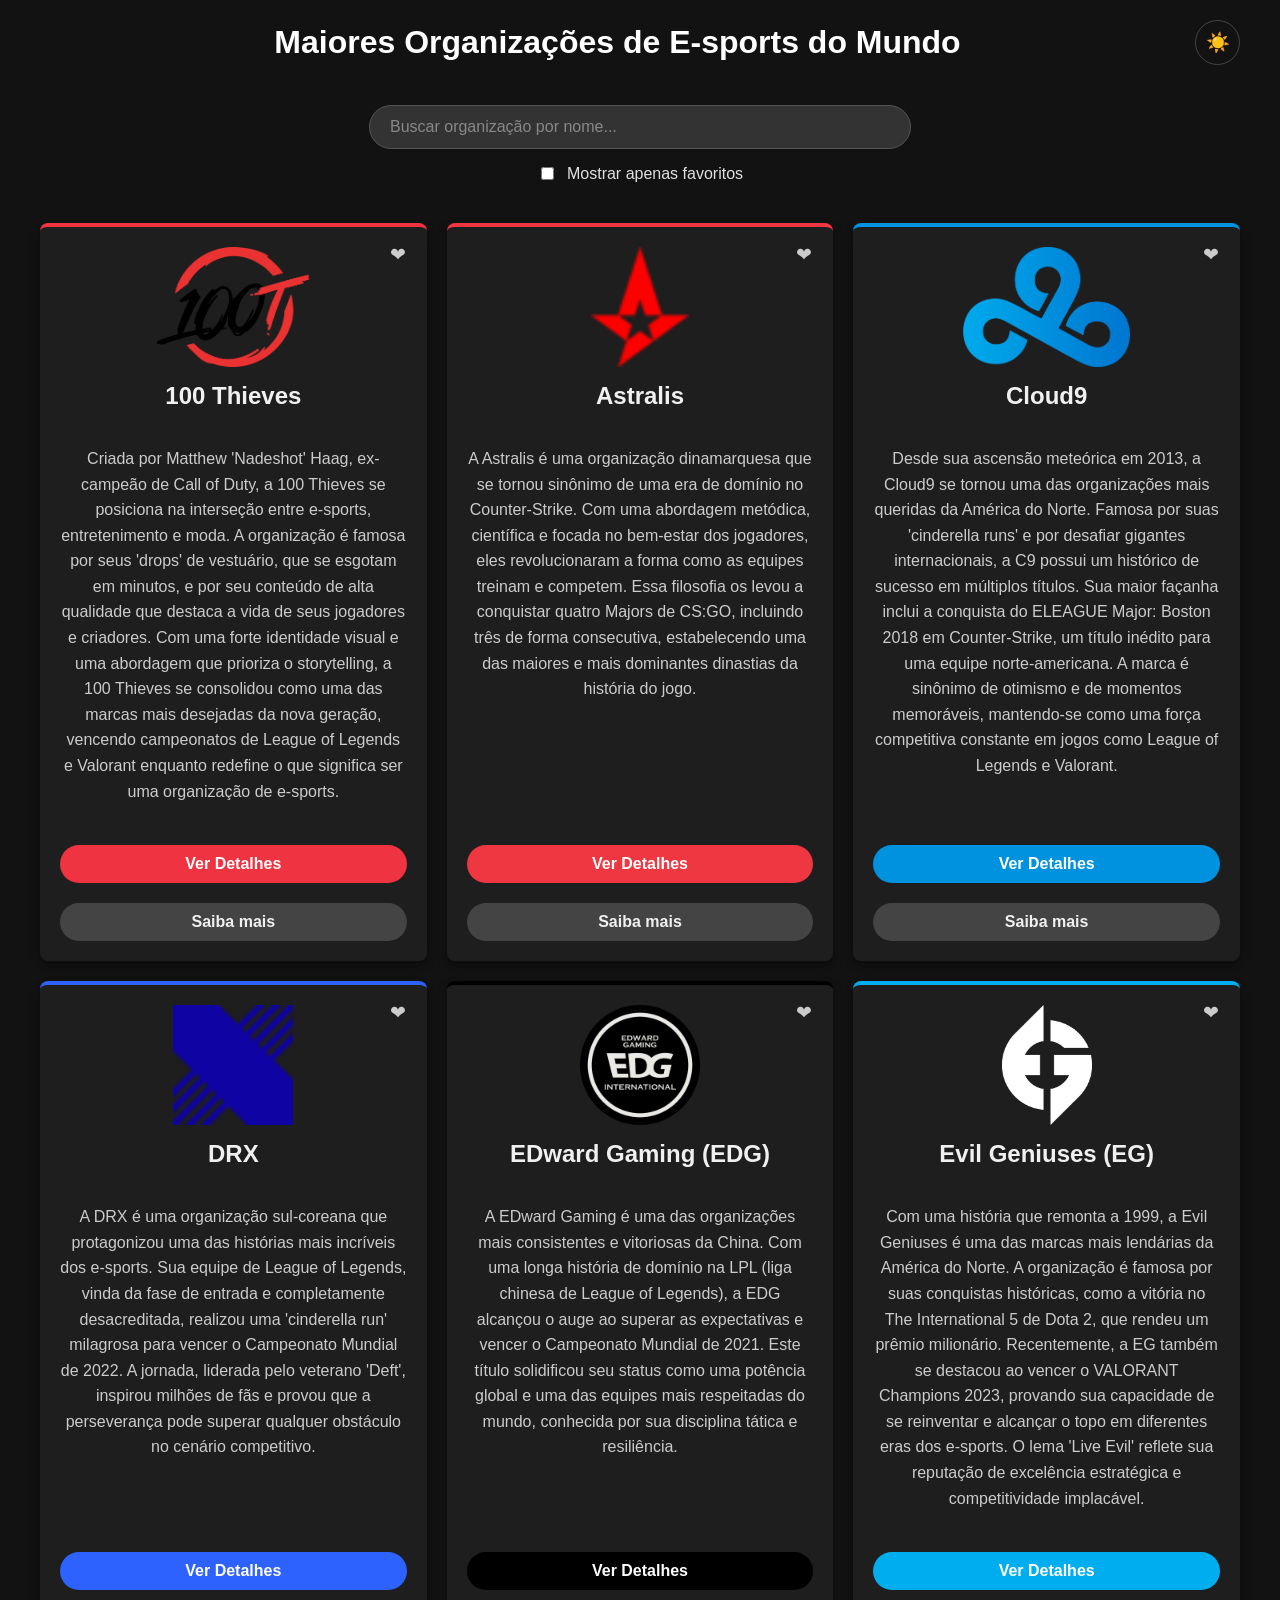
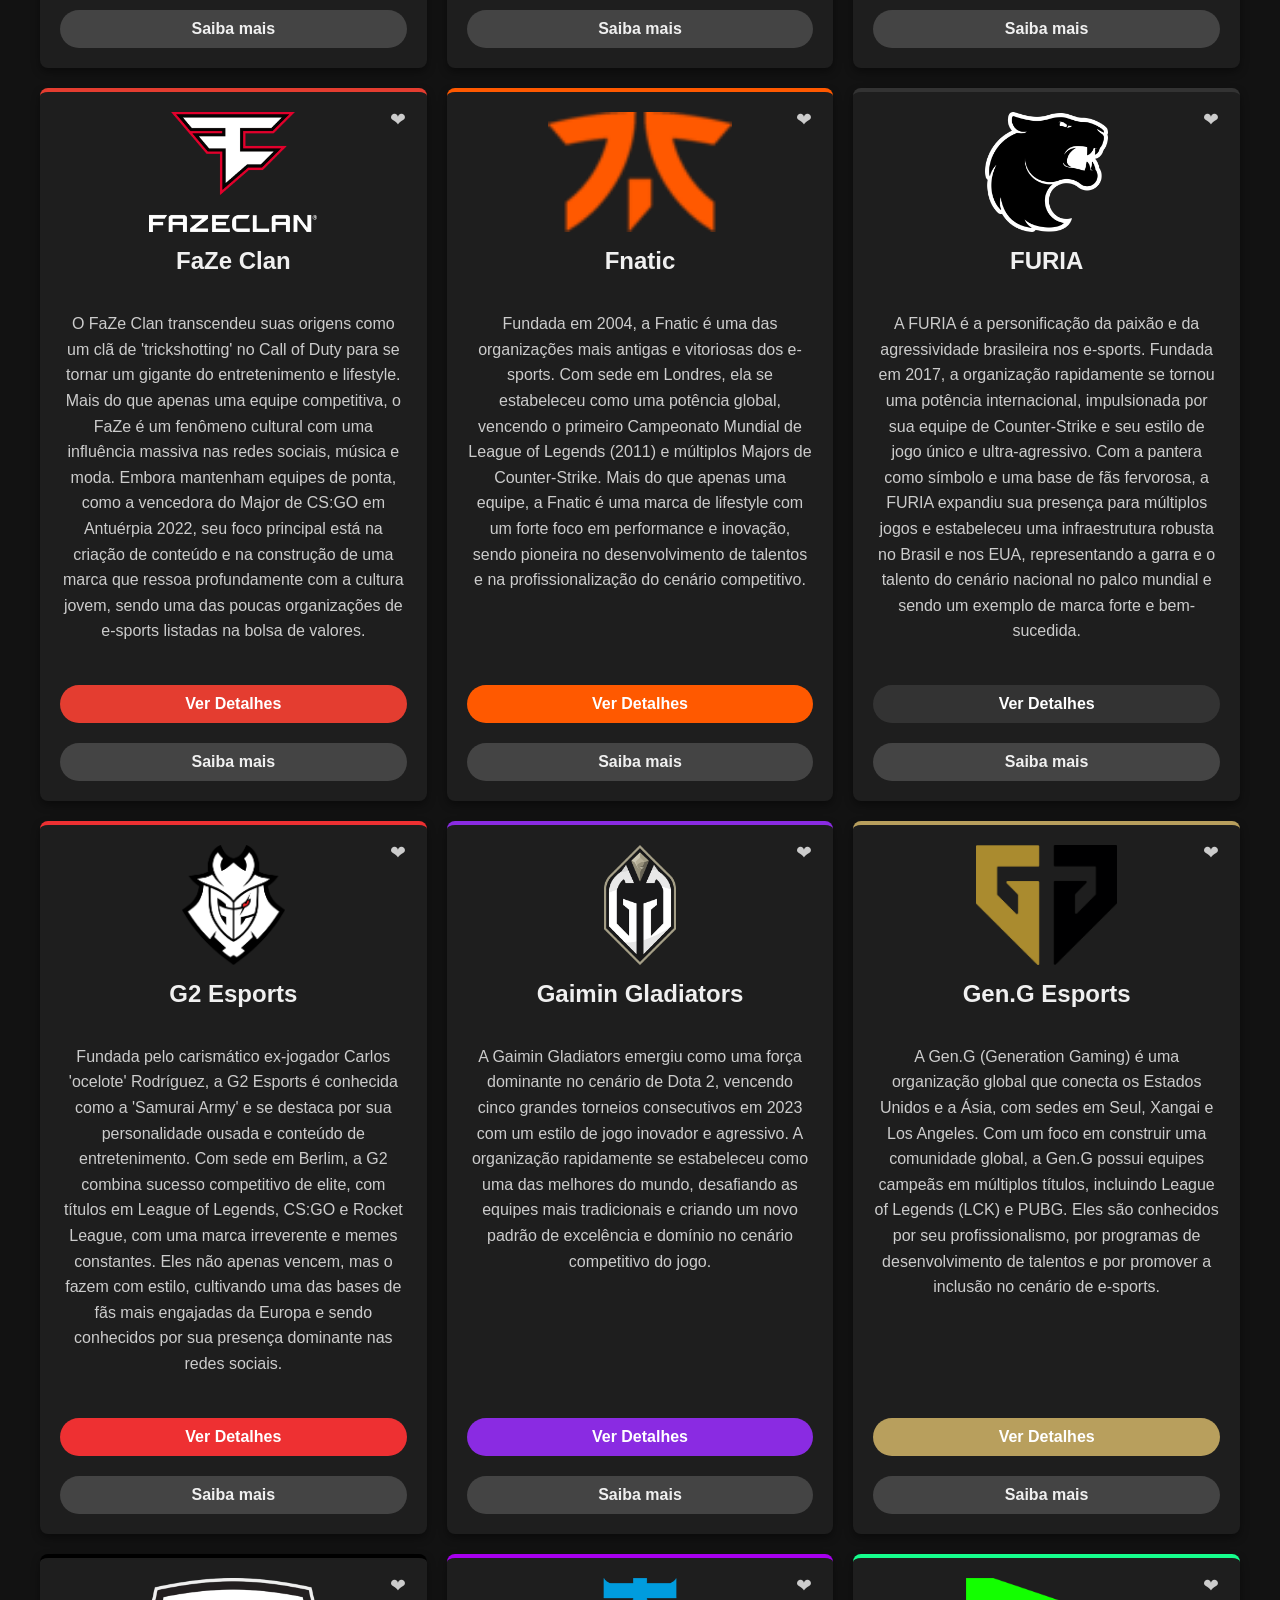
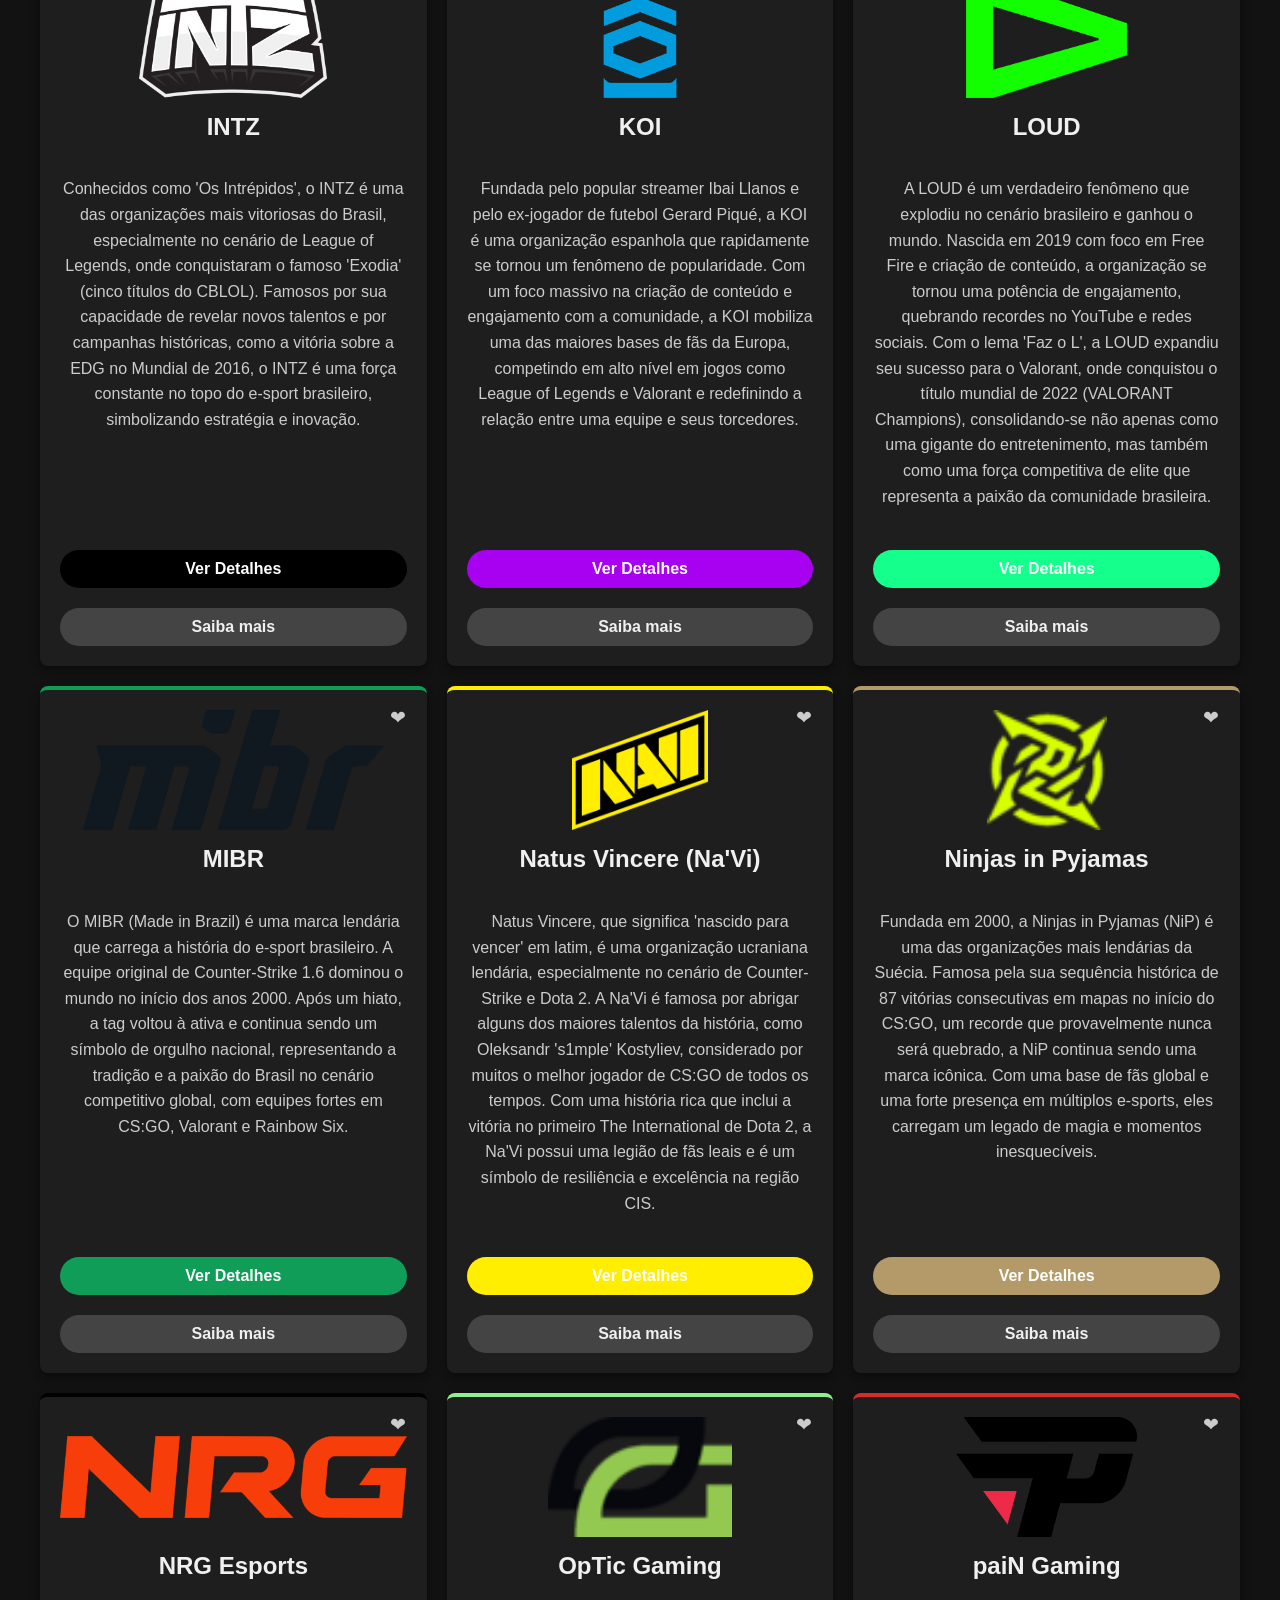
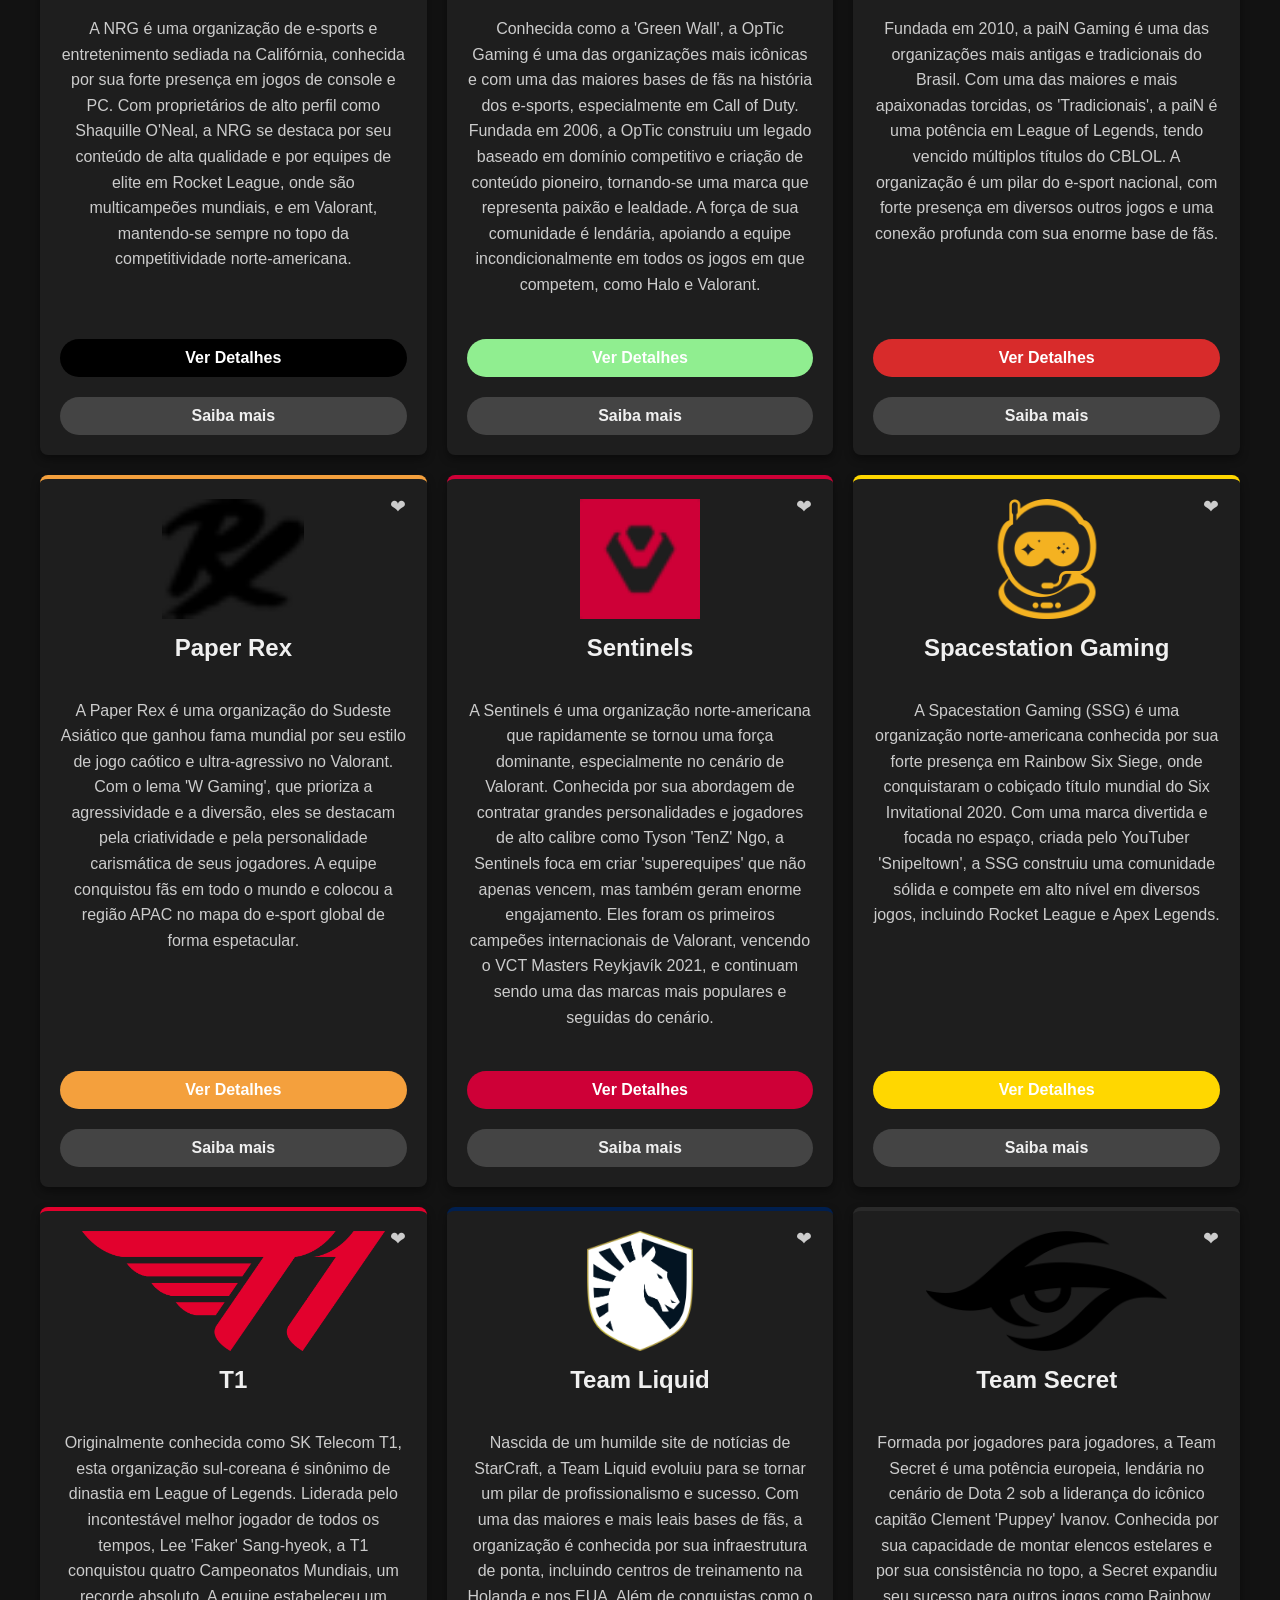
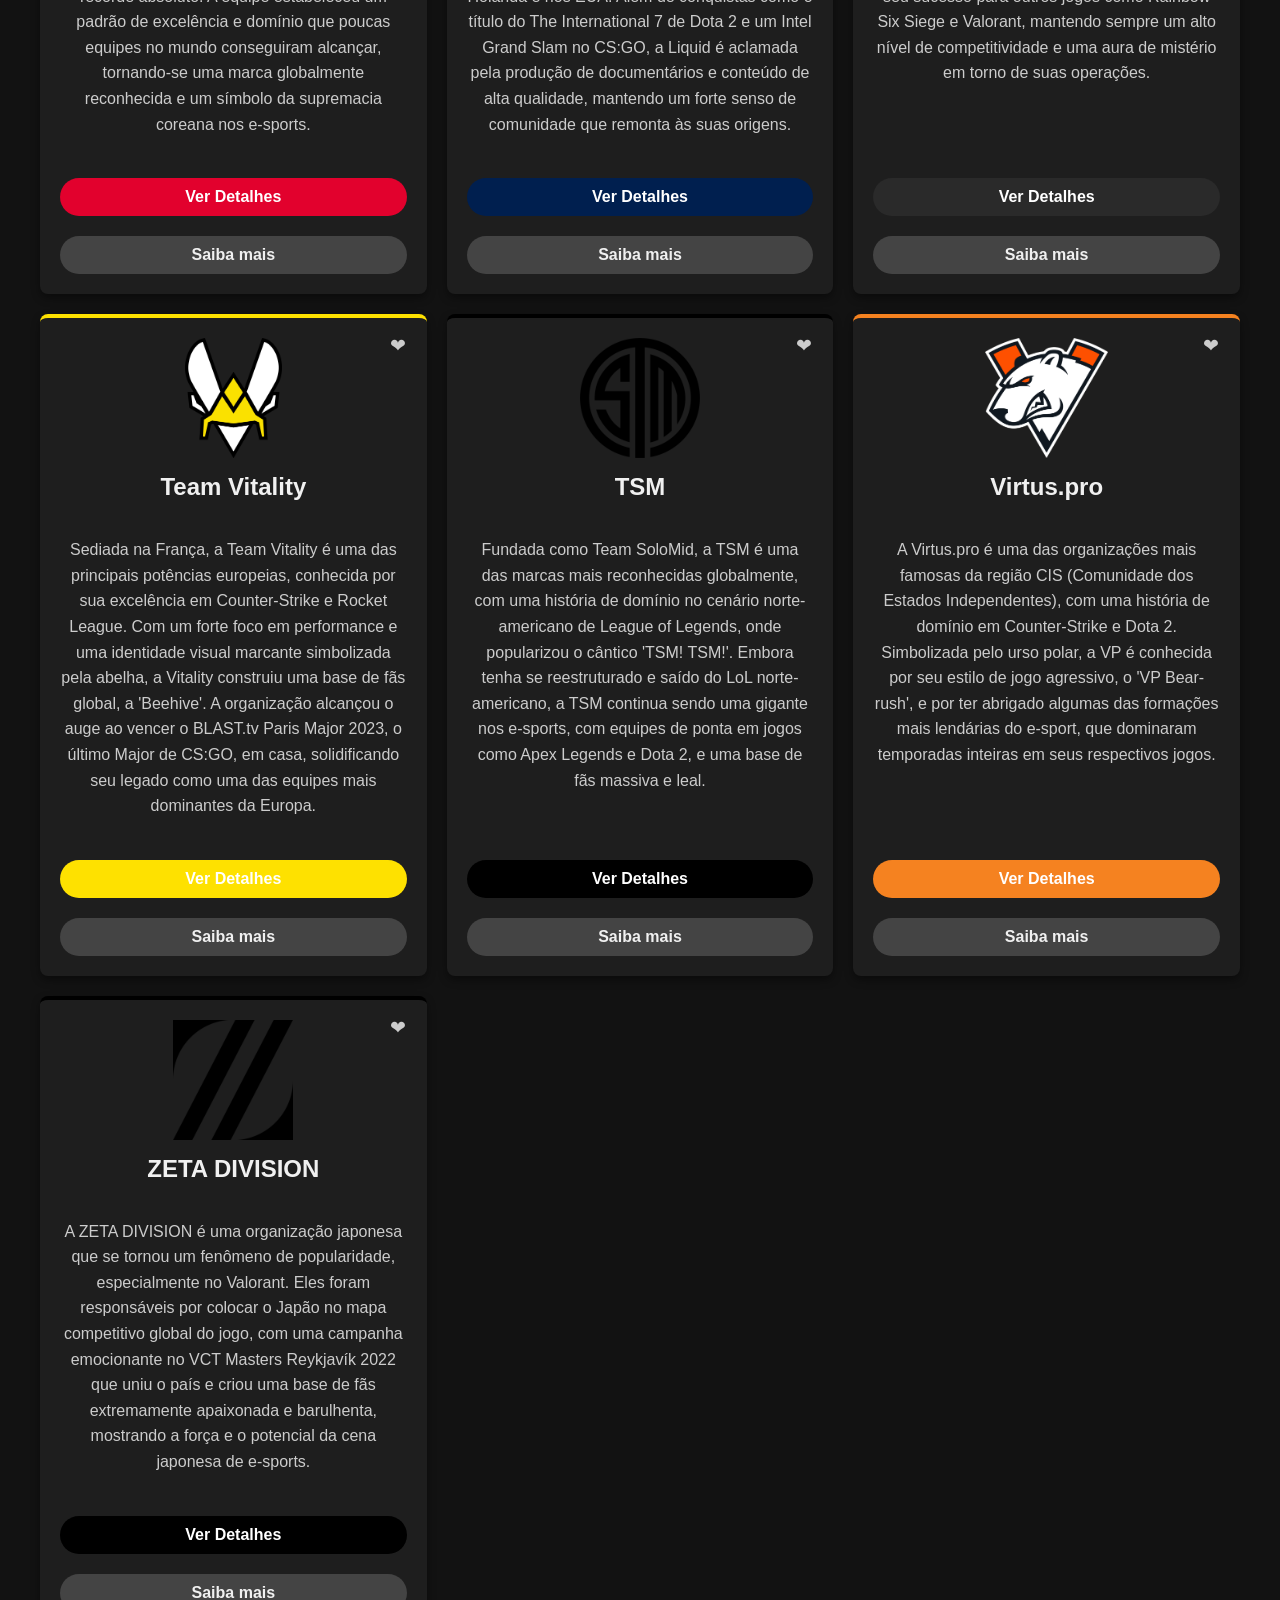
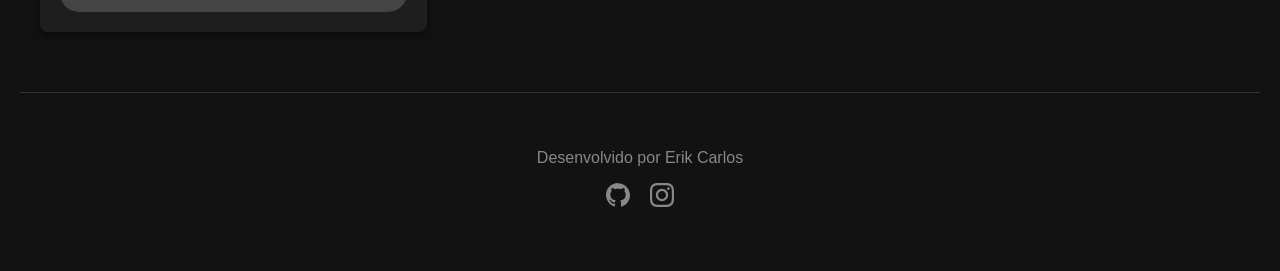
<file: index.html>
<!DOCTYPE html>
<html lang="pt-br">
<head>
    <meta charset="UTF-8">
    <meta name="viewport" content="width=device-width, initial-scale=1.0">
    <title>Organizações de E-sports</title>
    <link rel="stylesheet" href="style.css">
</head>
<body>
    <div class="loader-container" role="status">
        <div class="loader"></div>
    </div>

    <header>
        <h1>Maiores Organizações de E-sports do Mundo</h1>
        <button id="theme-toggle-btn" aria-label="Alternar tema">🌙</button>
    </header>
    
    <div class="search-container" role="search">    
        <input type="text" id="search-input" placeholder="Buscar organização por nome..." aria-label="Buscar organização por nome">
        <div class="filter-container">
            <input type="checkbox" id="favorites-filter" role="switch">
            <label for="favorites-filter">Mostrar apenas favoritos</label>
        </div>
    </div>

    <main id="org-container"></main>

    <button id="back-to-top-btn" title="Voltar ao topo" aria-label="Voltar ao topo">↑</button>

    <footer>
        <p>Desenvolvido por Erik Carlos</p>
        <div class="social-links">
            <a href="https://github.com/shtxd" target="_blank" rel="noopener noreferrer" aria-label="GitHub">
                <svg xmlns="http://www.w3.org/2000/svg" viewBox="0 0 24 24" fill="currentColor" width="24px" height="24px"><path d="M12 0c-6.626 0-12 5.373-12 12 0 5.302 3.438 9.8 8.207 11.387.599.111.793-.261.793-.577v-2.234c-3.338.726-4.033-1.416-4.033-1.416-.546-1.387-1.333-1.756-1.333-1.756-1.089-.745.083-.729.083-.729 1.205.084 1.839 1.237 1.839 1.237 1.07 1.834 2.807 1.304 3.492.997.107-.775.418-1.305.762-1.604-2.665-.305-5.467-1.334-5.467-5.931 0-1.311.469-2.381 1.236-3.221-.124-.303-.535-1.524.117-3.176 0 0 1.008-.322 3.301 1.23.957-.266 1.983-.399 3.003-.404 1.02.005 2.047.138 3.006.404 2.291-1.552 3.297-1.23 3.297-1.23.653 1.653.242 2.874.118 3.176.77.84 1.235 1.91 1.235 3.221 0 4.609-2.807 5.931-5.475 6.225.43.372.823 1.102.823 2.222v3.293c0 .319.192.694.801.576 4.765-1.589 8.199-6.086 8.199-11.386 0-6.627-5.373-12-12-12z"/></svg>
            </a>
            <a href="https://instagram.com/oerikkj" target="_blank" rel="noopener noreferrer" aria-label="Instagram">
                <svg xmlns="http://www.w3.org/2000/svg" viewBox="0 0 24 24" fill="currentColor" width="24px" height="24px"><path d="M12 2.163c3.204 0 3.584.012 4.85.07 3.252.148 4.771 1.691 4.919 4.919.058 1.265.069 1.645.069 4.85s-.011 3.584-.069 4.85c-.149 3.225-1.664 4.771-4.919 4.919-1.266.058-1.644.07-4.85.07s-3.584-.012-4.85-.07c-3.252-.148-4.771-1.691-4.919-4.919-.058-1.265-.069-1.645-.069-4.85s.011-3.584.069-4.85c.149-3.225 1.664-4.771 4.919-4.919 1.266-.058 1.644-.07 4.85-.07zm0-2.163c-3.259 0-3.667.014-4.947.072-4.358.2-6.78 2.618-6.98 6.98-.059 1.281-.073 1.689-.073 4.948s.014 3.667.072 4.947c.2 4.358 2.618 6.78 6.98 6.98 1.281.059 1.689.073 4.948.073s3.667-.014 4.947-.072c4.358-.2 6.78-2.618 6.98-6.98.059-1.281.073-1.689.073-4.948s-.014-3.667-.072-4.947c-.2-4.358-2.618-6.78-6.98-6.98-1.281-.059-1.689-.073-4.948-.073zm0 5.838c-3.403 0-6.162 2.759-6.162 6.162s2.759 6.162 6.162 6.162 6.162-2.759 6.162-6.162-2.759-6.162-6.162-6.162zm0 10.162c-2.209 0-4-1.79-4-4s1.791-4 4-4 4 1.79 4 4-1.791 4-4 4zm6.406-11.845c-.796 0-1.441.645-1.441 1.44s.645 1.441 1.441 1.441 1.441-.645 1.441-1.441-.645-1.44-1.441-1.44z"/></svg>
            </a>
        </div>
    </footer>

    <script src="script.js"></script>
    <script src="theme.js"></script>
</body>
</html>
</file>
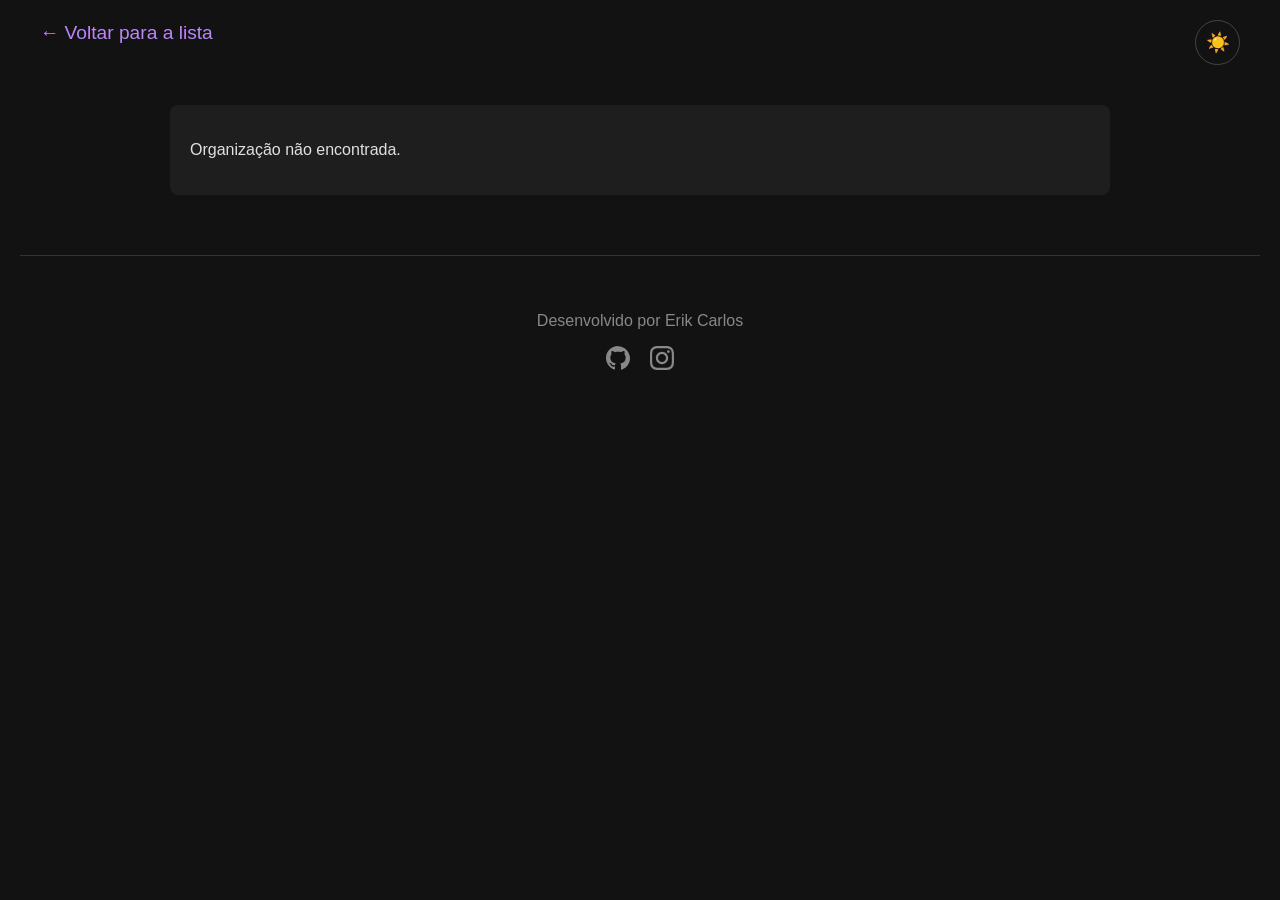
<file: detalhes.html>
<!DOCTYPE html>
<html lang="pt-br">
<head>
    <meta charset="UTF-8">
    <meta name="viewport" content="width=device-width, initial-scale=1.0">
    <title>Detalhes da Organização</title>
    <link rel="stylesheet" href="style.css">
</head>
<body>
    <header>
        <a href="index.html" class="back-link">← Voltar para a lista</a>
        <button id="theme-toggle-btn" aria-label="Alternar tema">🌙</button>
    </header>
    <main id="details-container">
        <!-- O conteúdo detalhado da organização e os jogadores serão inseridos aqui pelo JavaScript -->
    </main>

    <footer>
        <p>Desenvolvido por Erik Carlos</p>
        <div class="social-links">
            <a href="https://github.com/shtxd" target="_blank" rel="noopener noreferrer" aria-label="GitHub">
                <svg xmlns="http://www.w3.org/2000/svg" viewBox="0 0 24 24" fill="currentColor" width="24px" height="24px"><path d="M12 0c-6.626 0-12 5.373-12 12 0 5.302 3.438 9.8 8.207 11.387.599.111.793-.261.793-.577v-2.234c-3.338.726-4.033-1.416-4.033-1.416-.546-1.387-1.333-1.756-1.333-1.756-1.089-.745.083-.729.083-.729 1.205.084 1.839 1.237 1.839 1.237 1.07 1.834 2.807 1.304 3.492.997.107-.775.418-1.305.762-1.604-2.665-.305-5.467-1.334-5.467-5.931 0-1.311.469-2.381 1.236-3.221-.124-.303-.535-1.524.117-3.176 0 0 1.008-.322 3.301 1.23.957-.266 1.983-.399 3.003-.404 1.02.005 2.047.138 3.006.404 2.291-1.552 3.297-1.23 3.297-1.23.653 1.653.242 2.874.118 3.176.77.84 1.235 1.91 1.235 3.221 0 4.609-2.807 5.931-5.475 6.225.43.372.823 1.102.823 2.222v3.293c0 .319.192.694.801.576 4.765-1.589 8.199-6.086 8.199-11.386 0-6.627-5.373-12-12-12z"/></svg>
            </a>
            <a href="https://instagram.com/oerikkj" target="_blank" rel="noopener noreferrer" aria-label="Instagram">
                <svg xmlns="http://www.w3.org/2000/svg" viewBox="0 0 24 24" fill="currentColor" width="24px" height="24px"><path d="M12 2.163c3.204 0 3.584.012 4.85.07 3.252.148 4.771 1.691 4.919 4.919.058 1.265.069 1.645.069 4.85s-.011 3.584-.069 4.85c-.149 3.225-1.664 4.771-4.919 4.919-1.266.058-1.644.07-4.85.07s-3.584-.012-4.85-.07c-3.252-.148-4.771-1.691-4.919-4.919-.058-1.265-.069-1.645-.069-4.85s.011-3.584.069-4.85c.149-3.225 1.664-4.771 4.919-4.919 1.266-.058 1.644-.07 4.85-.07zm0-2.163c-3.259 0-3.667.014-4.947.072-4.358.2-6.78 2.618-6.98 6.98-.059 1.281-.073 1.689-.073 4.948s.014 3.667.072 4.947c.2 4.358 2.618 6.78 6.98 6.98 1.281.059 1.689.073 4.948.073s3.667-.014 4.947-.072c4.358-.2 6.78-2.618 6.98-6.98.059-1.281.073-1.689.073-4.948s-.014-3.667-.072-4.947c-.2-4.358-2.618-6.78-6.98-6.98-1.281-.059-1.689-.073-4.948-.073zm0 5.838c-3.403 0-6.162 2.759-6.162 6.162s2.759 6.162 6.162 6.162 6.162-2.759 6.162-6.162-2.759-6.162-6.162-6.162zm0 10.162c-2.209 0-4-1.79-4-4s1.791-4 4-4 4 1.79 4 4-1.791 4-4 4zm6.406-11.845c-.796 0-1.441.645-1.441 1.44s.645 1.441 1.441 1.441 1.441-.645 1.441-1.441-.645-1.44-1.441-1.44z"/></svg>
            </a>
        </div>
    </footer>

    <script src="detalhes.js"></script>
    <script src="theme.js"></script>
</body>
</html>
</file>
<file: style.css>
body {
    font-family: -apple-system, BlinkMacSystemFont, 'Segoe UI', Roboto, Oxygen, Ubuntu, Cantarell, 'Open Sans', 'Helvetica Neue', sans-serif;
    background-color: #f0f2f5;
    color: #333;
    margin: 0;
    padding: 20px;
}

header {
    display: flex;
    justify-content: space-between;
    align-items: center;
    max-width: 1200px;
    margin: 0 auto 40px auto;
}

h1 {    
    text-align: center;
    color: #1c1e21;
    margin: 0;
    flex-grow: 1;
    transition: color 0.3s ease; /* Mantém a transição suave da cor ao trocar o tema */
}

/* --- Botão de Alternar Tema --- */
#theme-toggle-btn {
    background: none;
    border: 1px solid #ddd;
    color: #333;
    border-radius: 25px;
    width: 45px;
    height: 45px;
    cursor: pointer;
    font-size: 1.2rem;
    display: flex;
    justify-content: center;
    align-items: center;
    transition: background-color 0.3s ease, color 0.3s ease, transform 0.2s ease, border-color 0.3s ease;
}

#theme-toggle-btn:hover {
    transform: scale(1.1);
}

body.dark-mode #theme-toggle-btn {
    border-color: #444;
    color: #e0e0e0;
}

.search-container {
    display: flex;
    flex-direction: column;
    align-items: center;
    margin-bottom: 40px;
}

#search-input {
    width: 50%;
    max-width: 500px;
    padding: 12px 20px;
    font-size: 16px;
    border-radius: 25px;
    border: 1px solid #ddd;
    outline: none;
    transition: box-shadow 0.2s;
}
#search-input::placeholder {
    color: #888;
}

.filter-container {
    margin-top: 15px;
    display: flex;
    align-items: center;
    gap: 10px;
}

#favorites-filter {
    cursor: pointer;
}

label[for="favorites-filter"] {
    cursor: pointer;
}

#org-container {
    display: grid;
    grid-template-columns: repeat(auto-fill, minmax(300px, 1fr));
    gap: 20px;
    max-width: 1200px;
    margin: 0 auto;
}

/* --- Estilo Base para Todos os Cards --- */
.base-card {
    background-color: #f9f9f9;
    padding: 20px;
    border-radius: 8px;
    text-align: center;
    transition: transform 0.2s ease-in-out, box-shadow 0.2s ease-in-out, background-color 0.3s ease;
}

.card {
    /* Herda de .base-card e adiciona estilos específicos */
    display: flex;
    flex-direction: column;
    justify-content: space-between;
    box-shadow: 0 4px 8px rgba(0, 0, 0, 0.1);
    border-top: 4px solid var(--org-color, #ddd);
    animation: fadeIn 0.4s ease-out forwards;
}

.favorite-btn {
    position: absolute;
    top: 15px;
    right: 15px;
    background: none;    border: none;
    font-size: 1.2rem;
    cursor: pointer;
    color: #ccc;
    z-index: 1; /* Garante que o botão fique acima do overlay */
    transition: color 0.2s, transform 0.2s;
}

.favorite-btn:hover {
    transform: scale(1.2);
}

.favorite-btn.favorited {
    color: var(--org-color, #e53935); /* Usa a cor do time, com fallback para vermelho */
}

.card:hover {
    transform: translateY(-5px);
    box-shadow: 0 0 20px var(--org-color, rgba(0, 0, 0, 0.2));
}
.org-logo {
    max-width: 100%;
    height: 120px;
    object-fit: contain;
    margin-bottom: 15px;
    border-radius: 4px;
}

.card h2 {
    margin-top: 0;
    color: #0d1117;
    font-size: 1.5rem;
}

.card p {
    flex-grow: 1; /* Faz a descrição ocupar o espaço disponível */
    line-height: 1.6;
}

.card a {
    text-decoration: none;
    color: #ffffff;
    font-weight: bold;
    background-color: var(--org-color, #007bff); /* Fundo com a cor da org */
    padding: 10px 15px;
    border-radius: 20px;
    margin-top: 10px;
    transition: transform 0.2s ease, background-color 0.2s ease;
}

.card-buttons {
    display: flex;
    flex-direction: column;
    gap: 10px;
    margin-top: auto; /* Empurra os botões para o final do card */
    padding-top: 15px; /* Espaço entre a descrição e os botões */
}

.liquipedia-link {
    text-decoration: none;
    color: #e0e0e0;
    font-weight: bold;
    background-color: #333; /* Cor diferente para distinguir */
    padding: 10px 15px;
    border-radius: 20px;
    transition: transform 0.2s ease, background-color 0.2s ease;
}

@keyframes fadeIn {
    from {
        opacity: 0;
        transform: scale(0.95);
    }
    to {
        opacity: 1;
        transform: scale(1);
    }
}

/* --- Loader Styles --- */
.loader-container {
    position: fixed;
    top: 0;
    left: 0;
    width: 100%;
    height: 100%;
    background-color: rgba(255, 255, 255, 0.8);
    display: flex;
    justify-content: center;
    align-items: center;
    z-index: 9999;
    display: none; /* Começa escondido */
}

.loader {
    border: 8px solid #f3f3f3;
    border-top: 8px solid #3498db;
    border-radius: 50%;
    width: 60px;
    height: 60px;
    animation: spin 1s linear infinite;
}

@keyframes spin {
    0% { transform: rotate(0deg); }
    100% { transform: rotate(360deg); }
}

/* --- Back to Top Button --- */
#back-to-top-btn {
    position: fixed;
    bottom: 30px;
    right: 30px;
    background-color: #007bff;
    color: white;
    border: none;
    border-radius: 50%;
    width: 50px;
    height: 50px;
    font-size: 24px;
    cursor: pointer;
    opacity: 0;
    visibility: hidden;
    transition: opacity 0.3s, visibility 0.3s, background-color 0.3s;
    z-index: 1000;
}

#back-to-top-btn.show {
    opacity: 1;
    visibility: visible;
}

/* --- Estilos da Página de Detalhes --- */
.back-link {
    color: #007bff;
    text-decoration: none;
    font-size: 1.2rem;
    display: inline-block;
    margin-bottom: 20px;
}

#details-container {
    max-width: 900px;
    margin: 0 auto;
    padding: 20px;
    background-color: #ffffff;
    border-radius: 8px;
}

.org-header {
    display: flex;
    align-items: center;
    gap: 30px;
    margin-bottom: 30px;
    border-bottom: 1px solid #444;
    padding-bottom: 30px;
}

.org-header img {
    height: 150px;
    width: 150px;
    object-fit: contain;
    border-radius: 8px;
}

.org-header h1 {
    font-size: 3rem;
    color: var(--org-color, #1c1e21);
}

.games-section {
    margin-top: 40px;
}

.games-section h2 {
    text-align: center;
    font-size: 2rem;
    margin-bottom: 30px;
    color: #1c1e21;
}

.games-list {
    display: flex;
    flex-wrap: wrap;
    justify-content: center;
    gap: 15px;
}

.game-tag {
    background-color: #e9ecef;
    color: #495057;
    padding: 8px 16px;
    border-radius: 20px;
    font-weight: 500;
}

.players-section {
    margin-top: 40px;
}

.players-section h2 {
    text-align: center;
    font-size: 2rem;
    margin-bottom: 30px;
    color: #1c1e21;
}

.players-grid {
    display: grid;
    grid-template-columns: repeat(auto-fill, minmax(250px, 1fr));
    gap: 20px;
}

.player-card {
    /* Herda de .base-card e adiciona estilos específicos */
    border-left: 4px solid var(--org-color, #ddd);
    /* A transição já está no .base-card */
}

.player-card:hover {
    transform: scale(1.05); /* Efeito de zoom ao passar o mouse */
}

.player-card h3 {
    margin: 0 0 10px 0;
    color: #333;
    transition: color 0.3s ease;
}

.conquistas-lista {
    list-style-type: '🏆'; /* Usa um emoji como marcador */
    padding-left: 20px;
    text-align: left;
    color: #555;
    font-size: 0.9rem;
    line-height: 1.5;
    margin-top: 10px;
}

.conquistas-lista li {
    padding-left: 10px;
    margin-bottom: 8px;
}

/* --- Dark Mode Styles --- */
body.dark-mode {
    background-color: #121212;
    color: #e0e0e0;
}

body.dark-mode h1 {
    color: #ffffff;
}

body.dark-mode .loader-container {
    background-color: rgba(0, 0, 0, 0.8);
}

body.dark-mode .base-card {
    background-color: #1e1e1e;
    box-shadow: 0 4px 8px rgba(0, 0, 0, 0.4);
}

body.dark-mode .card h2 {
    color: #f0f0f0;
}

body.dark-mode .liquipedia-link {
    background-color: #444;
    color: #f0f0f0;
}

body.dark-mode .card:hover {
    /* Adiciona uma camada de brilho branco por baixo para garantir o contraste */
    box-shadow: 0 0 25px var(--org-color), 0 0 10px rgba(255, 255, 255, 0.2);
}

body.dark-mode .card p {
    color: #ccc;
}

body.dark-mode #search-input {
    background-color: #333;
    color: #e0e0e0;
    border-color: #555;
}

body.dark-mode #back-to-top-btn {
    background-color: #bb86fc;
    color: #121212;
}

/* Estilos da página de detalhes para o modo escuro */
body.dark-mode .back-link {
    color: #bb86fc;
}

body.dark-mode #details-container {
    background-color: #1e1e1e;
}

body.dark-mode .org-header {
    border-bottom-color: #444;
}

body.dark-mode .org-header h1 {
    color: var(--org-color, #fff);
}

body.dark-mode .games-section h2,
body.dark-mode .players-section h2 {
    color: #f0f0f0;
}

body.dark-mode .game-tag {
    background-color: #333;
    color: #e0e0e0;
}

body.dark-mode .player-card h3 {
    color: #f0f0f0;
}

body.dark-mode .conquistas-lista {
    color: #ccc;
}

/* --- Estilos do Rodapé --- */
footer {
    text-align: center;
    padding: 40px 20px;
    margin-top: 60px;
    border-top: 1px solid #ddd;
    color: #666;
}

.social-links {
    display: flex;
    justify-content: center;
    gap: 20px;
    margin-top: 10px;
}

.social-links a {
    transition: transform 0.2s;
}

.social-links a:hover {
    color: #007bff;
    transform: scale(1.2);
}

/* Rodapé no Modo Escuro */
body.dark-mode footer {
    border-top-color: #333;
    color: #888;
}

body.dark-mode .social-links a {
    color: #888;
}

body.dark-mode .social-links a:hover {
    color: #bb86fc;
}
</file>
